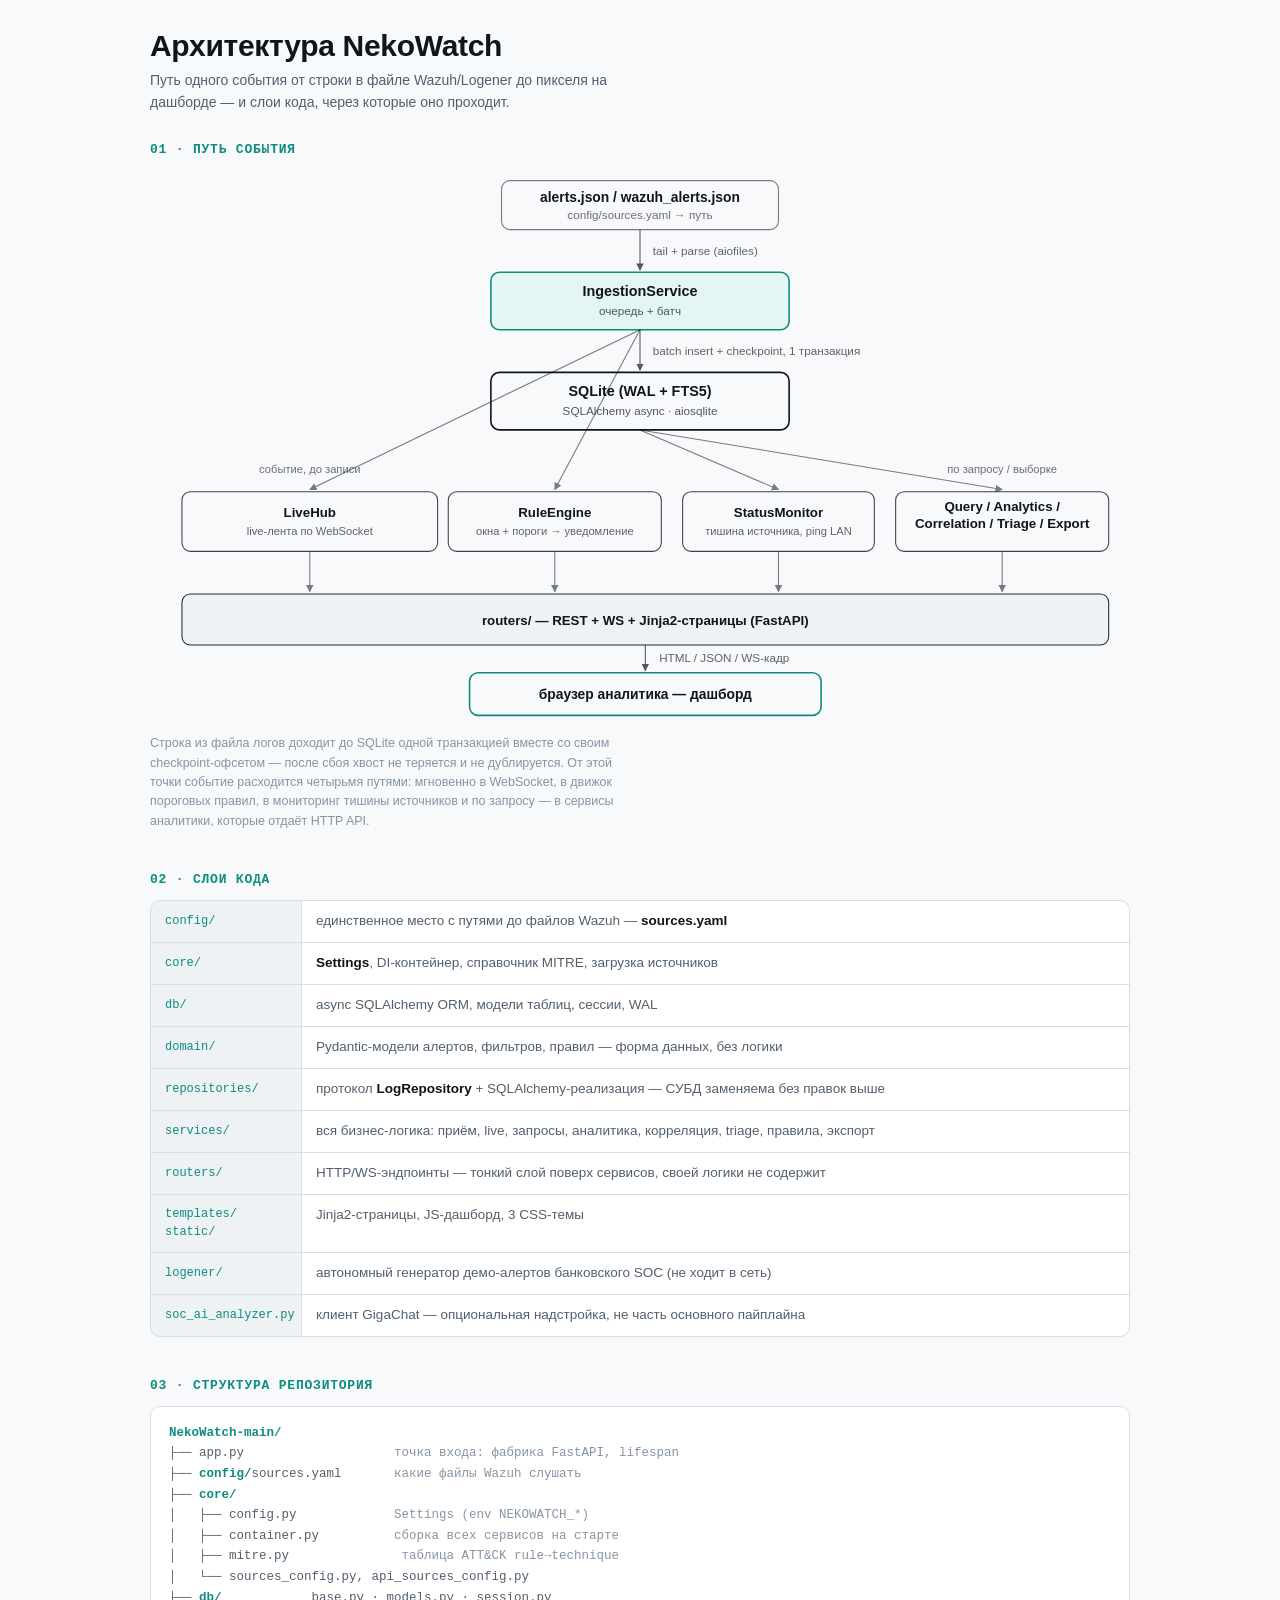
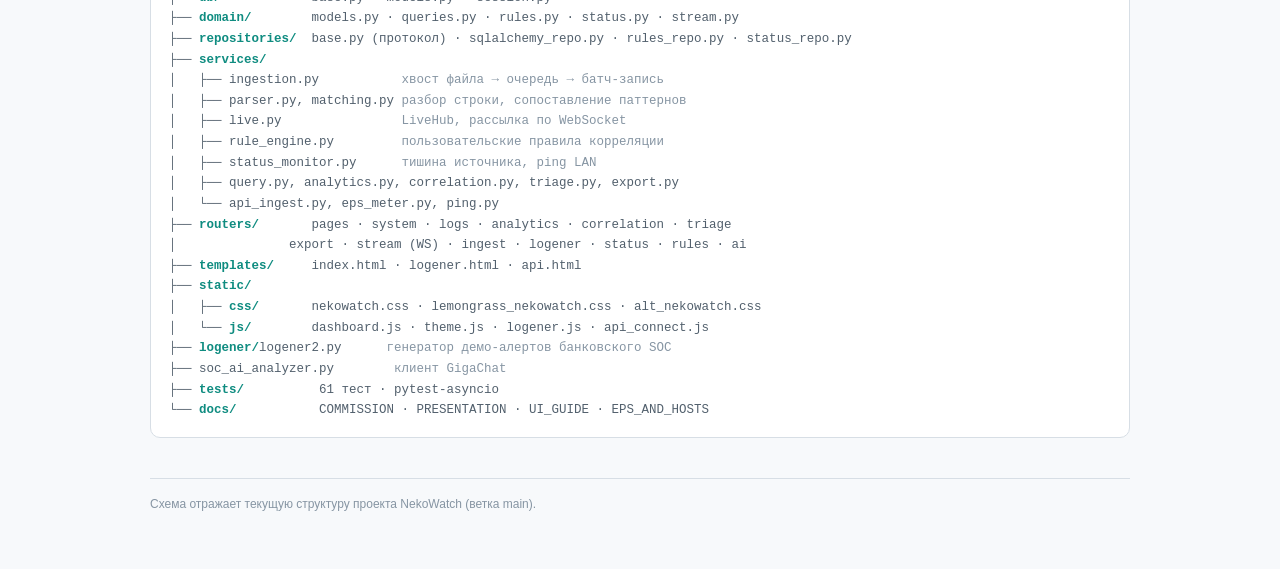
<file: docs/Архитектура NekoWatch.html>
<!doctype html><html><head><meta charset=utf8><meta name=viewport content="width=device-width,initial-scale=1,viewport-fit=cover"><style>:root{color-scheme:light;box-sizing:border-box;padding-top:env(safe-area-inset-top,0px);padding-bottom:env(safe-area-inset-bottom,0px)}html{scroll-padding-top:env(safe-area-inset-top,0px)}body{margin:0;padding:0;font:14px -apple-system,BlinkMacSystemFont,sans-serif;background:#faf9f5;color:#141413}img{max-width:100%}[hidden]:not([hidden=until-found i]){display:none!important}</style></head><body>
<title>Архитектура NekoWatch</title>
<style>
  :root{
    /* layout: single pipeline flow top-to-bottom, fanning out into four
       consumer services, then folded into a folder map below it */
    --bg:#f7f9fb; --panel:#ffffff; --panel-2:#eef2f5; --border:#d7dee5;
    --text:#10151c; --dim:#52606d; --faint:#8695a3;
    --accent:#0f8c80; --accent-soft:#e3f6f3;
    --mono:"IBM Plex Mono",ui-monospace,Menlo,Consolas,monospace;
    --sans:"IBM Plex Sans","Segoe UI",sans-serif;
  }
  @media (prefers-color-scheme: dark){
    :root:not([data-theme="light"]){
      --bg:#070b12; --panel:#0e1520; --panel-2:#121a26; --border:#1f2a3a;
      --text:#e8eef7; --dim:#93a4b8; --faint:#5f738c;
      --accent:#2dd4bf; --accent-soft:rgba(45,212,191,.12);
      color-scheme: dark;
    }
  }
  :root[data-theme="dark"]{
    --bg:#070b12; --panel:#0e1520; --panel-2:#121a26; --border:#1f2a3a;
    --text:#e8eef7; --dim:#93a4b8; --faint:#5f738c;
    --accent:#2dd4bf; --accent-soft:rgba(45,212,191,.12);
    color-scheme: dark;
  }

  *{box-sizing:border-box}
  body{
    margin:0; background:var(--bg); color:var(--text);
    font:15px/1.55 var(--sans); padding:28px 16px 56px;
  }
  .wrap{max-width:980px; margin:0 auto;}

  header{margin-bottom:28px}
  h1{
    font:650 clamp(22px,4vw,30px)/1.2 var(--sans); margin:0 0 6px;
    letter-spacing:-.01em;
  }
  header p{margin:0; color:var(--dim); font-size:14px; max-width:62ch}

  h2{
    font:600 13px/1 var(--mono); text-transform:uppercase; letter-spacing:.06em;
    color:var(--accent); margin:0 0 14px; padding-top:2px;
  }
  section{margin-bottom:40px}

  figure{margin:0}
  figcaption{
    margin-top:10px; color:var(--faint); font-size:12.5px; max-width:68ch;
  }
  svg{display:block; width:100%; height:auto; max-width:100%;}
  svg text{font-family:var(--sans); fill:currentColor}
  .mono{font-family:var(--mono)}

  .layer-grid{
    display:grid; grid-template-columns:150px 1fr; gap:1px;
    background:var(--border); border:1px solid var(--border);
    border-radius:10px; overflow:hidden; font-size:13.5px;
  }
  .layer-grid > div{background:var(--panel); padding:10px 14px;}
  .layer-grid > div.k{
    font-family:var(--mono); font-size:12px; color:var(--accent);
    background:var(--panel-2); display:flex; align-items:center;
  }
  .layer-grid > div.v{color:var(--dim)}
  .layer-grid > div.v b{color:var(--text); font-weight:600}

  .tree{
    background:var(--panel); border:1px solid var(--border); border-radius:10px;
    padding:16px 18px; overflow-x:auto;
  }
  .tree pre{
    margin:0; font-family:var(--mono); font-size:12.5px; line-height:1.65;
    color:var(--dim); white-space:pre;
  }
  .tree pre .dir{color:var(--accent); font-weight:600}
  .tree pre .note{color:var(--faint)}

  footer{
    margin-top:8px; padding-top:16px; border-top:1px solid var(--border);
    color:var(--faint); font-size:12px;
  }

  @media (max-width:640px){
    .layer-grid{grid-template-columns:1fr}
    .layer-grid > div.k{padding-bottom:0}
  }
</style>

<div class="wrap">
  <header>
    <h1>Архитектура NekoWatch</h1>
    <p>Путь одного события от строки в файле Wazuh/Logener до пикселя на дашборде — и слои кода, через которые оно проходит.</p>
  </header>

  <section>
    <h2>01 · Путь события</h2>
    <figure>
      <svg viewBox="0 0 920 520" role="img" aria-label="Строка лога читается IngestionService, пишется в SQLite одной транзакцией с checkpoint-офсетом, затем расходится в LiveHub для WebSocket, RuleEngine и StatusMonitor для уведомлений, и в сервисы Query/Analytics/Correlation/Triage/Export, которые через роутеры REST API отдаются в браузер.">
        <defs>
          <marker id="arrow" viewBox="0 0 10 10" refX="9" refY="5" markerWidth="7" markerHeight="7" orient="auto-start-reverse">
            <path d="M0,0 L10,5 L0,10 z" fill="currentColor"/>
          </marker>
        </defs>

        <!-- source -->
        <rect x="330" y="10" width="260" height="46" rx="8" fill="none" stroke="currentColor" opacity=".55"/>
        <text x="460" y="30" text-anchor="middle" font-size="13" font-weight="600">alerts.json / wazuh_alerts.json</text>
        <text x="460" y="46" text-anchor="middle" font-size="11" opacity=".6">config/sources.yaml → путь</text>

        <line x1="460" y1="56" x2="460" y2="94" stroke="currentColor" opacity=".7" marker-end="url(#arrow)"/>
        <text x="472" y="80" font-size="11" opacity=".65">tail + parse (aiofiles)</text>

        <!-- ingestion -->
        <rect x="320" y="96" width="280" height="54" rx="8" fill="var(--accent-soft)" stroke="var(--accent)" stroke-width="1.5"/>
        <text x="460" y="118" text-anchor="middle" font-size="13.5" font-weight="700">IngestionService</text>
        <text x="460" y="136" text-anchor="middle" font-size="11" opacity=".7">очередь + батч</text>

        <line x1="460" y1="150" x2="460" y2="188" stroke="currentColor" opacity=".7" marker-end="url(#arrow)"/>
        <text x="472" y="174" font-size="11" opacity=".65">batch insert + checkpoint, 1 транзакция</text>

        <!-- storage -->
        <rect x="320" y="190" width="280" height="54" rx="8" fill="none" stroke="currentColor" stroke-width="1.5"/>
        <text x="460" y="212" text-anchor="middle" font-size="13.5" font-weight="700">SQLite (WAL + FTS5)</text>
        <text x="460" y="230" text-anchor="middle" font-size="11" opacity=".7">SQLAlchemy async · aiosqlite</text>

        <!-- fan out lines from ingestion+storage to 4 consumers -->
        <line x1="460" y1="150" x2="150" y2="300" stroke="currentColor" opacity=".55" marker-end="url(#arrow)"/>
        <line x1="460" y1="150" x2="380" y2="300" stroke="currentColor" opacity=".55" marker-end="url(#arrow)"/>
        <line x1="460" y1="244" x2="590" y2="300" stroke="currentColor" opacity=".55" marker-end="url(#arrow)"/>
        <line x1="460" y1="244" x2="800" y2="300" stroke="currentColor" opacity=".55" marker-end="url(#arrow)"/>

        <text x="150" y="284" text-anchor="middle" font-size="10.5" opacity=".6">событие, до записи</text>
        <text x="800" y="284" text-anchor="middle" font-size="10.5" opacity=".6">по запросу / выборке</text>

        <!-- 4 consumer boxes -->
        <g>
          <rect x="30" y="302" width="240" height="56" rx="8" fill="none" stroke="currentColor" opacity=".8"/>
          <text x="150" y="326" text-anchor="middle" font-size="12.5" font-weight="600">LiveHub</text>
          <text x="150" y="343" text-anchor="middle" font-size="10.5" opacity=".65">live-лента по WebSocket</text>
        </g>
        <g>
          <rect x="280" y="302" width="200" height="56" rx="8" fill="none" stroke="currentColor" opacity=".8"/>
          <text x="380" y="326" text-anchor="middle" font-size="12.5" font-weight="600">RuleEngine</text>
          <text x="380" y="343" text-anchor="middle" font-size="10.5" opacity=".65">окна + пороги → уведомление</text>
        </g>
        <g>
          <rect x="500" y="302" width="180" height="56" rx="8" fill="none" stroke="currentColor" opacity=".8"/>
          <text x="590" y="326" text-anchor="middle" font-size="12.5" font-weight="600">StatusMonitor</text>
          <text x="590" y="343" text-anchor="middle" font-size="10.5" opacity=".65">тишина источника, ping LAN</text>
        </g>
        <g>
          <rect x="700" y="302" width="200" height="56" rx="8" fill="none" stroke="currentColor" opacity=".8"/>
          <text x="800" y="320" text-anchor="middle" font-size="12.5" font-weight="600">Query / Analytics /</text>
          <text x="800" y="336" text-anchor="middle" font-size="12.5" font-weight="600">Correlation / Triage / Export</text>
        </g>

        <!-- down to routers -->
        <line x1="150" y1="358" x2="150" y2="396" stroke="currentColor" opacity=".55" marker-end="url(#arrow)"/>
        <line x1="380" y1="358" x2="380" y2="396" stroke="currentColor" opacity=".55" marker-end="url(#arrow)"/>
        <line x1="590" y1="358" x2="590" y2="396" stroke="currentColor" opacity=".55" marker-end="url(#arrow)"/>
        <line x1="800" y1="358" x2="800" y2="396" stroke="currentColor" opacity=".55" marker-end="url(#arrow)"/>

        <rect x="30" y="398" width="870" height="48" rx="8" fill="var(--panel-2)" stroke="currentColor" opacity=".9"/>
        <text x="465" y="427" text-anchor="middle" font-size="12.5" font-weight="600">routers/ — REST + WS + Jinja2-страницы (FastAPI)</text>

        <line x1="465" y1="446" x2="465" y2="470" stroke="currentColor" opacity=".7" marker-end="url(#arrow)"/>
        <text x="478" y="462" font-size="11" opacity=".65">HTML / JSON / WS-кадр</text>

        <rect x="300" y="472" width="330" height="40" rx="8" fill="none" stroke="var(--accent)" stroke-width="1.5"/>
        <text x="465" y="497" text-anchor="middle" font-size="13" font-weight="700" fill="var(--accent)">браузер аналитика — дашборд</text>
      </svg>
      <figcaption>Строка из файла логов доходит до SQLite одной транзакцией вместе со своим checkpoint-офсетом — после сбоя хвост не теряется и не дублируется. От этой точки событие расходится четырьмя путями: мгновенно в WebSocket, в движок пороговых правил, в мониторинг тишины источников и по запросу — в сервисы аналитики, которые отдаёт HTTP API.</figcaption>
    </figure>
  </section>

  <section>
    <h2>02 · Слои кода</h2>
    <div class="layer-grid">
      <div class="k">config/</div><div class="v">единственное место с путями до файлов Wazuh — <b>sources.yaml</b></div>
      <div class="k">core/</div><div class="v"><b>Settings</b>, DI-контейнер, справочник MITRE, загрузка источников</div>
      <div class="k">db/</div><div class="v">async SQLAlchemy ORM, модели таблиц, сессии, WAL</div>
      <div class="k">domain/</div><div class="v">Pydantic-модели алертов, фильтров, правил — форма данных, без логики</div>
      <div class="k">repositories/</div><div class="v">протокол <b>LogRepository</b> + SQLAlchemy-реализация — СУБД заменяема без правок выше</div>
      <div class="k">services/</div><div class="v">вся бизнес-логика: приём, live, запросы, аналитика, корреляция, triage, правила, экспорт</div>
      <div class="k">routers/</div><div class="v">HTTP/WS-эндпоинты — тонкий слой поверх сервисов, своей логики не содержит</div>
      <div class="k">templates/<br>static/</div><div class="v">Jinja2-страницы, JS-дашборд, 3 CSS-темы</div>
      <div class="k">logener/</div><div class="v">автономный генератор демо-алертов банковского SOC (не ходит в сеть)</div>
      <div class="k">soc_ai_analyzer.py</div><div class="v">клиент GigaChat — опциональная надстройка, не часть основного пайплайна</div>
    </div>
  </section>

  <section>
    <h2>03 · Структура репозитория</h2>
    <div class="tree">
<pre><span class="dir">NekoWatch-main/</span>
├── app.py                    <span class="note">точка входа: фабрика FastAPI, lifespan</span>
├── <span class="dir">config/</span>sources.yaml       <span class="note">какие файлы Wazuh слушать</span>
├── <span class="dir">core/</span>
│   ├── config.py             <span class="note">Settings (env NEKOWATCH_*)</span>
│   ├── container.py          <span class="note">сборка всех сервисов на старте</span>
│   ├── mitre.py               <span class="note">таблица ATT&CK rule→technique</span>
│   └── sources_config.py, api_sources_config.py
├── <span class="dir">db/</span>            base.py · models.py · session.py
├── <span class="dir">domain/</span>        models.py · queries.py · rules.py · status.py · stream.py
├── <span class="dir">repositories/</span>  base.py (протокол) · sqlalchemy_repo.py · rules_repo.py · status_repo.py
├── <span class="dir">services/</span>
│   ├── ingestion.py           <span class="note">хвост файла → очередь → батч-запись</span>
│   ├── parser.py, matching.py <span class="note">разбор строки, сопоставление паттернов</span>
│   ├── live.py                <span class="note">LiveHub, рассылка по WebSocket</span>
│   ├── rule_engine.py         <span class="note">пользовательские правила корреляции</span>
│   ├── status_monitor.py      <span class="note">тишина источника, ping LAN</span>
│   ├── query.py, analytics.py, correlation.py, triage.py, export.py
│   └── api_ingest.py, eps_meter.py, ping.py
├── <span class="dir">routers/</span>       pages · system · logs · analytics · correlation · triage
│               export · stream (WS) · ingest · logener · status · rules · ai
├── <span class="dir">templates/</span>     index.html · logener.html · api.html
├── <span class="dir">static/</span>
│   ├── <span class="dir">css/</span>       nekowatch.css · lemongrass_nekowatch.css · alt_nekowatch.css
│   └── <span class="dir">js/</span>        dashboard.js · theme.js · logener.js · api_connect.js
├── <span class="dir">logener/</span>logener2.py      <span class="note">генератор демо-алертов банковского SOC</span>
├── soc_ai_analyzer.py        <span class="note">клиент GigaChat</span>
├── <span class="dir">tests/</span>          61 тест · pytest-asyncio
└── <span class="dir">docs/</span>           COMMISSION · PRESENTATION · UI_GUIDE · EPS_AND_HOSTS
</pre>
    </div>
  </section>

  <footer>Схема отражает текущую структуру проекта NekoWatch (ветка main).</footer>
</div>

</body></html>
</file>
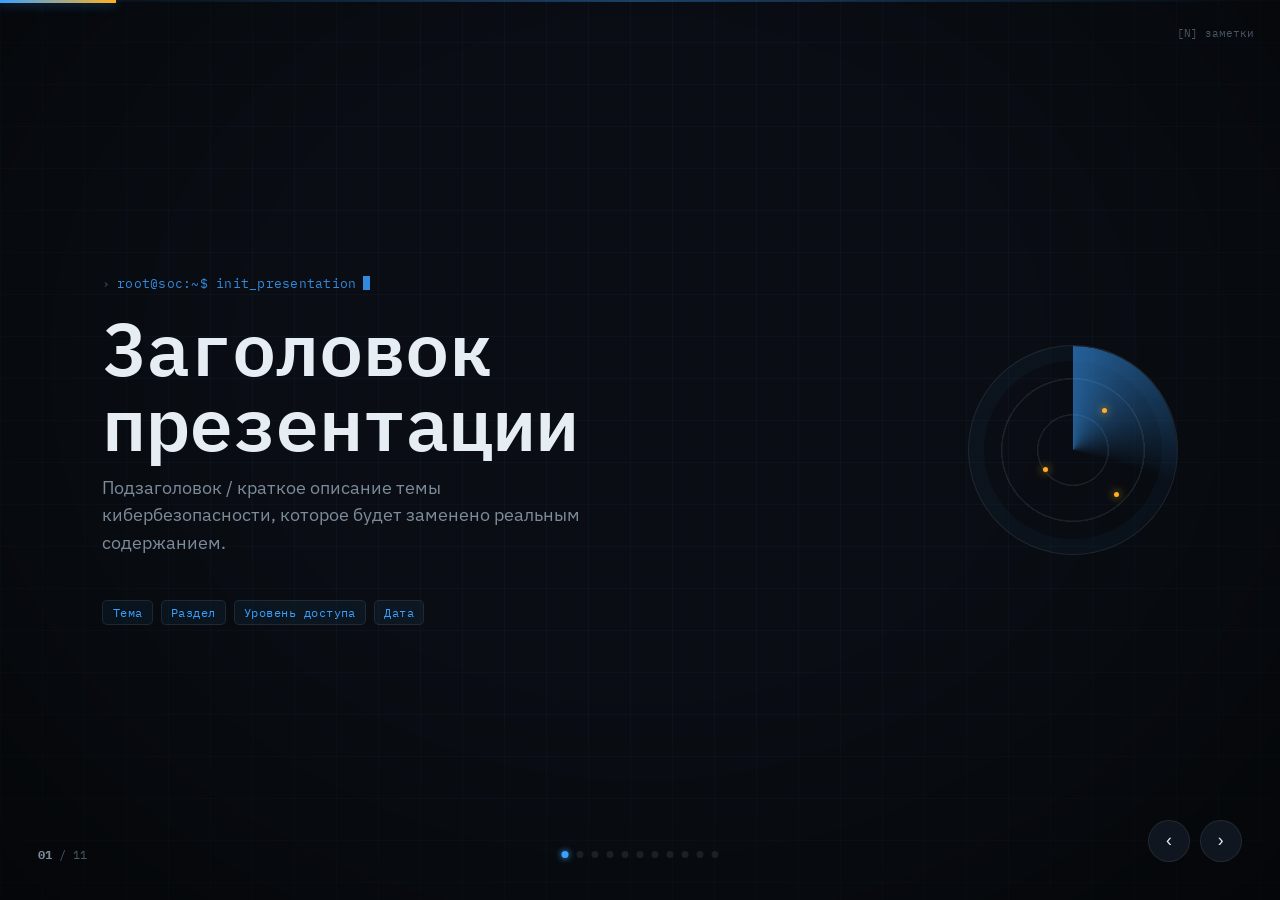
<file: templates/cybersecurity_presentation_template.html>
<!DOCTYPE html>
<html lang="ru">
<head>
<meta charset="UTF-8">
<meta name="viewport" content="width=device-width, initial-scale=1.0">
<title>Шаблон презентации · Кибербезопасность</title>
<link rel="preconnect" href="https://fonts.googleapis.com">
<link rel="preconnect" href="https://fonts.gstatic.com" crossorigin>
<link href="https://fonts.googleapis.com/css2?family=IBM+Plex+Mono:wght@400;500;600;700&family=IBM+Plex+Sans:wght@400;500;600&display=swap" rel="stylesheet">
<style>
  :root{
    --bg:#0a0e14;
    --bg-elevated:#10161f;
    --bg-card:#0d131b;
    --grid-line: rgba(58,160,255,0.07);
    --text-primary:#e6edf3;
    --text-muted:#7d8b9a;
    --text-dim:#4a5765;
    --accent-cold:#3aa0ff;   /* verified / trusted */
    --accent-alert:#ff3b3b;  /* threat / breach */
    --accent-warn:#ffb020;   /* warning / pending */
    --border: rgba(230,237,243,0.09);
    --mono: 'IBM Plex Mono', ui-monospace, monospace;
    --sans: 'IBM Plex Sans', system-ui, sans-serif;
  }

  *{box-sizing:border-box;}
  html,body{height:100%;}
  body{
    margin:0;
    background:var(--bg);
    color:var(--text-primary);
    font-family:var(--sans);
    overflow:hidden;
    -webkit-font-smoothing:antialiased;
  }

  /* ---------- Ambient background: hex grid + scanline ---------- */
  .bg-grid{
    position:fixed; inset:0; z-index:0; pointer-events:none;
    background-image:
      linear-gradient(var(--grid-line) 1px, transparent 1px),
      linear-gradient(90deg, var(--grid-line) 1px, transparent 1px);
    background-size: 42px 42px;
    animation: drift 26s linear infinite;
    opacity:.6;
  }
  @keyframes drift{ from{background-position:0 0,0 0;} to{background-position:84px 84px,84px 84px;} }

  .bg-scan{
    position:fixed; left:0; right:0; height:2px; z-index:0; pointer-events:none;
    background:linear-gradient(90deg, transparent, var(--accent-cold), transparent);
    opacity:.35; filter:blur(.5px);
    animation: scan 7s ease-in-out infinite;
  }
  @keyframes scan{
    0%{ top:-2%; opacity:0;}
    8%{ opacity:.5;}
    50%{ top:100%; opacity:.5;}
    58%{ opacity:0;}
    100%{ top:100%; opacity:0;}
  }

  .bg-vignette{
    position:fixed; inset:0; z-index:0; pointer-events:none;
    background: radial-gradient(ellipse at 50% 40%, transparent 45%, rgba(0,0,0,.55) 100%);
  }

  /* ---------- Progress bar (radar sweep style) ---------- */
  .progress-bar{
    position:fixed; top:0; left:0; height:3px; z-index:50;
    background: linear-gradient(90deg, var(--accent-cold), var(--accent-warn));
    box-shadow:0 0 12px rgba(58,160,255,.6);
    transition:width .45s cubic-bezier(.65,0,.35,1);
    width:0%;
  }

  /* ---------- Layout ---------- */
  .app{ position:relative; z-index:1; height:100vh; width:100vw; }
  .viewport{ position:relative; height:100%; width:100%; }

  .slide{
    position:absolute; inset:0;
    display:flex; flex-direction:column; justify-content:center;
    padding: 6vh 8vw;
    opacity:0; visibility:hidden;
    transform: translateX(24px);
    transition: opacity .5s ease, transform .5s ease, visibility .5s;
  }
  .slide.active{
    opacity:1; visibility:visible; transform:translateX(0);
  }

  /* Terminal-style eyebrow / prompt header, shared by all slides */
  .prompt{
    font-family:var(--mono);
    font-size:.8rem;
    color:var(--accent-cold);
    letter-spacing:.02em;
    display:flex; align-items:center; gap:.5em;
    margin-bottom:1.1rem;
    opacity:.85;
  }
  .prompt::before{ content:"›"; color:var(--text-dim); }
  .prompt .cursor{
    display:inline-block; width:.55em; height:1.05em; background:var(--accent-cold);
    animation: blink 1.1s steps(1) infinite; vertical-align:-2px;
  }
  @keyframes blink{ 50%{ opacity:0; } }

  h1,h2,h3{ font-family:var(--mono); font-weight:600; margin:0; letter-spacing:-.01em; }
  h1{ font-size:clamp(2.4rem, 6vw, 4.6rem); line-height:1.02; }
  h2{ font-size:clamp(1.7rem, 3.4vw, 2.6rem); margin-bottom:1.6rem; }
  h3{ font-size:1.05rem; color:var(--text-primary); }

  .subtitle{ font-family:var(--sans); color:var(--text-muted); font-size:1.15rem; margin-top:.9rem; max-width:46ch; line-height:1.5; }

  .content-box{ margin-top:1rem; max-width:1200px; }

  /* Placeholder helper — visually marks "to be filled" zones */
  .ph{
    border:1px dashed var(--border);
    border-radius:10px;
    background:repeating-linear-gradient(135deg, rgba(255,255,255,.015) 0 10px, transparent 10px 20px);
    color:var(--text-dim);
    font-family:var(--mono); font-size:.78rem;
    display:flex; align-items:center; justify-content:center;
    text-align:center; padding:1rem;
  }

  /* Tag badges */
  .badges{ display:flex; flex-wrap:wrap; gap:.5rem; margin-top:1.6rem; }
  .badge{
    font-family:var(--mono); font-size:.72rem; letter-spacing:.04em;
    padding:.35em .8em; border:1px solid var(--border); border-radius:5px;
    color:var(--accent-cold); background:rgba(58,160,255,.06);
  }

  /* Grid of cards (features / stats) */
  .grid{ display:grid; gap:1.1rem; }
  .grid-3{ grid-template-columns:repeat(3, 1fr); }
  .grid-2{ grid-template-columns:repeat(2, 1fr); }

  .card{
    background:var(--bg-card); border:1px solid var(--border); border-radius:12px;
    padding:1.4rem 1.5rem; position:relative; overflow:hidden;
  }
  .card::before{
    content:""; position:absolute; top:0; left:0; right:0; height:2px;
    background:linear-gradient(90deg, var(--accent-cold), transparent);
  }
  .card-icon{ font-family:var(--mono); font-size:.75rem; color:var(--accent-warn); display:block; margin-bottom:.6rem; }
  .card p{ color:var(--text-muted); font-size:.92rem; line-height:1.5; margin:.4rem 0 0; }

  /* Stat block */
  .stat-num{ font-family:var(--mono); font-size:2.6rem; color:var(--accent-cold); line-height:1; }
  .stat-label{ color:var(--text-muted); font-size:.85rem; margin-top:.4rem; }

  /* Table skeleton */
  table.tpl{ width:100%; border-collapse:collapse; font-size:.92rem; }
  table.tpl th, table.tpl td{ padding:.75rem 1rem; border-bottom:1px solid var(--border); text-align:left; }
  table.tpl th{ font-family:var(--mono); color:var(--text-muted); font-weight:500; font-size:.78rem; letter-spacing:.03em; text-transform:uppercase; }
  .tag-ok{ color:var(--accent-cold); font-family:var(--mono); font-size:.8rem; }
  .tag-risk{ color:var(--accent-alert); font-family:var(--mono); font-size:.8rem; }
  .tag-warn{ color:var(--accent-warn); font-family:var(--mono); font-size:.8rem; }

  /* Timeline */
  .timeline{ position:relative; padding-left:2rem; }
  .timeline::before{ content:""; position:absolute; left:.4rem; top:.3rem; bottom:.3rem; width:1px; background:var(--border); }
  .t-item{ position:relative; margin-bottom:1.5rem; }
  .t-item::before{
    content:""; position:absolute; left:-2rem; top:.25rem; width:9px; height:9px; border-radius:50%;
    background:var(--accent-cold); box-shadow:0 0 0 4px rgba(58,160,255,.15);
  }
  .t-item .t-tag{ font-family:var(--mono); font-size:.72rem; color:var(--accent-warn); }
  .t-item h3{ margin:.25rem 0; }
  .t-item p{ color:var(--text-muted); font-size:.9rem; margin:0; }

  /* Diagram placeholder (architecture slide) */
  .diagram-frame{
    height:340px; border-radius:14px; position:relative;
    border:1px solid var(--border); background:var(--bg-card);
    display:flex; align-items:center; justify-content:center;
  }
  .diagram-frame .node{
    position:absolute; font-family:var(--mono); font-size:.72rem;
    padding:.5em .9em; border:1px solid var(--accent-cold); border-radius:6px;
    color:var(--accent-cold); background:rgba(58,160,255,.05);
  }

  /* Radar signature element for title slide */
  .radar{
    position:absolute; right:8vw; top:50%; transform:translateY(-50%);
    width:210px; height:210px; border-radius:50%;
    border:1px solid var(--border);
    background:
      radial-gradient(circle, transparent 0 60%, rgba(58,160,255,.04) 61%),
      repeating-radial-gradient(circle, transparent 0 34px, var(--border) 35px 36px);
    overflow:hidden;
  }
  .radar::before{
    content:""; position:absolute; inset:0; border-radius:50%;
    background: conic-gradient(from 0deg, rgba(58,160,255,.55), transparent 30%);
    animation: sweep 4s linear infinite;
  }
  .radar .blip{ position:absolute; width:5px; height:5px; border-radius:50%; background:var(--accent-warn); box-shadow:0 0 8px var(--accent-warn); }
  @keyframes sweep{ to{ transform:rotate(360deg); } }

  /* ---------- Navigation ---------- */
  .nav-arrows{ position:fixed; bottom:2.4rem; right:2.4rem; display:flex; gap:.6rem; z-index:40; }
  .n-arrow{
    width:42px; height:42px; border-radius:50%;
    border:1px solid var(--border); background:var(--bg-elevated); color:var(--text-primary);
    font-size:1.1rem; cursor:pointer; display:flex; align-items:center; justify-content:center;
    transition:.2s;
  }
  .n-arrow:hover{ border-color:var(--accent-cold); color:var(--accent-cold); }

  .nav-dots{ position:fixed; bottom:2.6rem; left:50%; transform:translateX(-50%); display:flex; gap:.5rem; z-index:40; }
  .n-dot{
    width:7px; height:7px; border-radius:50%; border:none; background:var(--border); cursor:pointer; padding:0;
    transition:.2s;
  }
  .n-dot.active{ background:var(--accent-cold); box-shadow:0 0 6px var(--accent-cold); }

  .slide-index{
    position:fixed; bottom:2.4rem; left:2.4rem; z-index:40;
    font-family:var(--mono); font-size:.75rem; color:var(--text-dim);
  }
  .slide-index b{ color:var(--text-muted); }

  /* ---------- Speaker notes ---------- */
  .speaker-notes{
    position:fixed; top:1.4rem; right:1.4rem; z-index:60;
    max-width:320px; background:var(--bg-elevated); border:1px solid var(--border);
    border-radius:10px; padding:.9rem 1rem; font-size:.82rem; color:var(--text-muted);
    transform:translateY(-140%); opacity:0; transition:.3s;
  }
  .speaker-notes.open{ transform:translateY(0); opacity:1; }
  .speaker-notes .n-head{ font-family:var(--mono); font-size:.7rem; color:var(--accent-warn); margin-bottom:.4rem; letter-spacing:.04em; }
  .notes-hint{
    position:fixed; top:1.6rem; right:1.6rem; z-index:59;
    font-family:var(--mono); font-size:.68rem; color:var(--text-dim);
  }

  @media (prefers-reduced-motion: reduce){
    .bg-grid, .bg-scan, .radar::before{ animation:none !important; }
  }

  @media (max-width: 780px){
    .grid-3{ grid-template-columns:1fr; }
    .grid-2{ grid-template-columns:1fr; }
    .radar{ display:none; }
    .nav-arrows{ bottom:1.2rem; right:1.2rem; }
    .slide-index{ display:none; }
  }
</style>
</head>
<body>

<div class="bg-grid" aria-hidden="true"></div>
<div class="bg-scan" aria-hidden="true"></div>
<div class="bg-vignette" aria-hidden="true"></div>

<div class="progress-bar" id="progressBar"></div>

<main class="app">
  <div class="viewport" id="viewport">

    <!-- Слайд 1: Титул -->
    <section class="slide active" data-note="Заметка докладчика: приветствие, представление темы и цели презентации.">
      <div class="prompt">root@soc:~$ init_presentation<span class="cursor"></span></div>
      <h1>Заголовок<br>презентации</h1>
      <p class="subtitle">Подзаголовок / краткое описание темы кибербезопасности, которое будет заменено реальным содержанием.</p>
      <div class="badges">
        <span class="badge">Тема</span><span class="badge">Раздел</span><span class="badge">Уровень доступа</span><span class="badge">Дата</span>
      </div>
      <div class="radar" aria-hidden="true">
        <span class="blip" style="top:30%; left:64%;"></span>
        <span class="blip" style="top:58%; left:36%;"></span>
        <span class="blip" style="top:70%; left:70%;"></span>
      </div>
    </section>

    <!-- Слайд 2: Повестка -->
    <section class="slide" data-note="Заметка: обзор структуры доклада, что будет рассмотрено.">
      <div class="prompt">ls ./agenda<span class="cursor"></span></div>
      <h2>Повестка</h2>
      <div class="content-box grid grid-2">
        <div class="card"><span class="card-icon">01</span><h3>Пункт повестки</h3><p>Краткое описание раздела доклада.</p></div>
        <div class="card"><span class="card-icon">02</span><h3>Пункт повестки</h3><p>Краткое описание раздела доклада.</p></div>
        <div class="card"><span class="card-icon">03</span><h3>Пункт повестки</h3><p>Краткое описание раздела доклада.</p></div>
        <div class="card"><span class="card-icon">04</span><h3>Пункт повестки</h3><p>Краткое описание раздела доклада.</p></div>
      </div>
    </section>

    <!-- Слайд 3: Проблема / Угроза -->
    <section class="slide" data-note="Заметка: описание проблемы или угрозы, актуальность темы.">
      <div class="prompt">grep -i "threat" ./context.log<span class="cursor"></span></div>
      <h2>Проблема / Угроза</h2>
      <div class="content-box">
        <div class="ph" style="min-height:220px;">Место для описания угрозы, статистики инцидентов или вектора атаки</div>
      </div>
    </section>

    <!-- Слайд 4: Архитектура решения -->
    <section class="slide" data-note="Заметка: пояснение схемы архитектуры системы или процесса защиты.">
      <div class="prompt">cat ./architecture.yaml<span class="cursor"></span></div>
      <h2>Архитектура решения</h2>
      <div class="content-box">
        <div class="diagram-frame">
          <div class="node" style="top:18px; left:24px;">Компонент A</div>
          <div class="node" style="top:18px; right:24px;">Компонент B</div>
          <div class="node" style="bottom:18px; left:24px;">Компонент C</div>
          <div class="node" style="bottom:18px; right:24px;">Компонент D</div>
          <span class="ph" style="position:absolute; padding:.4em .9em; border:none; background:none;">схема / диаграмма</span>
        </div>
      </div>
    </section>

    <!-- Слайд 5: Возможности / Функции -->
    <section class="slide" data-note="Заметка: ключевые функции или меры защиты.">
      <div class="prompt">cat ./features.list<span class="cursor"></span></div>
      <h2>Возможности</h2>
      <div class="content-box grid grid-3">
        <div class="card"><span class="card-icon">◆ функция</span><h3>Название функции</h3><p>Описание возможности системы защиты.</p></div>
        <div class="card"><span class="card-icon">◆ функция</span><h3>Название функции</h3><p>Описание возможности системы защиты.</p></div>
        <div class="card"><span class="card-icon">◆ функция</span><h3>Название функции</h3><p>Описание возможности системы защиты.</p></div>
        <div class="card"><span class="card-icon">◆ функция</span><h3>Название функции</h3><p>Описание возможности системы защиты.</p></div>
        <div class="card"><span class="card-icon">◆ функция</span><h3>Название функции</h3><p>Описание возможности системы защиты.</p></div>
        <div class="card"><span class="card-icon">◆ функция</span><h3>Название функции</h3><p>Описание возможности системы защиты.</p></div>
      </div>
    </section>

    <!-- Слайд 6: Метрики -->
    <section class="slide" data-note="Заметка: ключевые метрики, KPI, показатели эффективности.">
      <div class="prompt">tail -f ./metrics.dashboard<span class="cursor"></span></div>
      <h2>Метрики</h2>
      <div class="content-box grid grid-3">
        <div class="card"><div class="stat-num">00%</div><div class="stat-label">Показатель / метрика</div></div>
        <div class="card"><div class="stat-num">00мс</div><div class="stat-label">Показатель / метрика</div></div>
        <div class="card"><div class="stat-num">000</div><div class="stat-label">Показатель / метрика</div></div>
      </div>
    </section>

    <!-- Слайд 7: Сравнение -->
    <section class="slide" data-note="Заметка: сравнение подходов, до/после, конкурентный анализ.">
      <div class="prompt">diff ./before.cfg ./after.cfg<span class="cursor"></span></div>
      <h2>Сравнение</h2>
      <div class="content-box">
        <table class="tpl">
          <thead><tr><th>Критерий</th><th>Вариант A</th><th>Вариант B</th><th>Статус</th></tr></thead>
          <tbody>
            <tr><td>Критерий сравнения</td><td>значение</td><td>значение</td><td><span class="tag-ok">OK</span></td></tr>
            <tr><td>Критерий сравнения</td><td>значение</td><td>значение</td><td><span class="tag-warn">WARN</span></td></tr>
            <tr><td>Критерий сравнения</td><td>значение</td><td>значение</td><td><span class="tag-risk">RISK</span></td></tr>
          </tbody>
        </table>
      </div>
    </section>

    <!-- Слайд 8: Таймлайн -->
    <section class="slide" data-note="Заметка: этапы внедрения или хронология инцидента.">
      <div class="prompt">git log --oneline ./rollout<span class="cursor"></span></div>
      <h2>Этапы внедрения</h2>
      <div class="content-box timeline">
        <div class="t-item"><div class="t-tag">ЭТАП 01</div><h3>Название этапа</h3><p>Описание этапа внедрения или хронологии.</p></div>
        <div class="t-item"><div class="t-tag">ЭТАП 02</div><h3>Название этапа</h3><p>Описание этапа внедрения или хронологии.</p></div>
        <div class="t-item"><div class="t-tag">ЭТАП 03</div><h3>Название этапа</h3><p>Описание этапа внедрения или хронологии.</p></div>
      </div>
    </section>

    <!-- Слайд 9: Кейс / Цитата -->
    <section class="slide" data-note="Заметка: разбор кейса, цитата эксперта или вывод из практики.">
      <div class="prompt">less ./case_study.md<span class="cursor"></span></div>
      <h2>Кейс</h2>
      <div class="content-box">
        <div class="ph" style="min-height:200px;">Место для кейса, цитаты или разбора инцидента</div>
      </div>
    </section>

    <!-- Слайд 10: Дорожная карта -->
    <section class="slide" data-note="Заметка: дальнейшие планы развития и приоритеты.">
      <div class="prompt">cat ./roadmap.todo<span class="cursor"></span></div>
      <h2>Дальнейшие планы</h2>
      <div class="content-box grid grid-2">
        <div class="card"><span class="card-icon">→</span><h3>Направление развития</h3><p>Описание плана или приоритета.</p></div>
        <div class="card"><span class="card-icon">→</span><h3>Направление развития</h3><p>Описание плана или приоритета.</p></div>
        <div class="card"><span class="card-icon">→</span><h3>Направление развития</h3><p>Описание плана или приоритета.</p></div>
        <div class="card"><span class="card-icon">→</span><h3>Направление развития</h3><p>Описание плана или приоритета.</p></div>
      </div>
    </section>

    <!-- Слайд 11: Контакты / Ресурсы -->
    <section class="slide" data-note="Заметка: контакты, ссылки на ресурсы, вопросы.">
      <div class="prompt">whoami && cat ./contacts.txt<span class="cursor"></span></div>
      <h2>Контакты и ресурсы</h2>
      <div class="content-box grid grid-3">
        <div class="card"><h3>Имя / роль</h3><p>контакт@example.com</p></div>
        <div class="card"><h3>Ссылка на ресурс</h3><p>example.com/resource</p></div>
        <div class="card"><h3>Вопросы</h3><p>Место для контактных данных</p></div>
      </div>
    </section>

  </div>
</main>

<div class="notes-hint">[N] заметки</div>
<aside class="speaker-notes" id="speakerNotes">
  <div class="n-head">ЗАМЕТКИ ДОКЛАДЧИКА</div>
  <div id="noteText"></div>
</aside>

<div class="slide-index" id="slideIndex"></div>
<div class="nav-dots" id="navDots"></div>
<div class="nav-arrows">
  <button class="n-arrow" id="prevBtn" aria-label="Предыдущий слайд">‹</button>
  <button class="n-arrow" id="nextBtn" aria-label="Следующий слайд">›</button>
</div>

<script>
(function(){
  const slides = Array.from(document.querySelectorAll('.slide'));
  const total = slides.length;
  let current = 0;

  const progressBar = document.getElementById('progressBar');
  const navDots = document.getElementById('navDots');
  const slideIndex = document.getElementById('slideIndex');
  const noteText = document.getElementById('noteText');
  const speakerNotes = document.getElementById('speakerNotes');

  slides.forEach((_, i) => {
    const dot = document.createElement('button');
    dot.className = 'n-dot' + (i === 0 ? ' active' : '');
    dot.setAttribute('aria-label', 'Слайд ' + (i+1));
    dot.addEventListener('click', () => goTo(i));
    navDots.appendChild(dot);
  });
  const dots = Array.from(navDots.children);

  function render(){
    slides.forEach((s, i) => s.classList.toggle('active', i === current));
    dots.forEach((d, i) => d.classList.toggle('active', i === current));
    progressBar.style.width = ((current + 1) / total * 100) + '%';
    slideIndex.innerHTML = '<b>' + String(current+1).padStart(2,'0') + '</b> / ' + String(total).padStart(2,'0');
    noteText.textContent = slides[current].dataset.note || '—';
  }

  function goTo(i){
    current = Math.max(0, Math.min(total - 1, i));
    render();
  }

  document.getElementById('prevBtn').addEventListener('click', () => goTo(current - 1));
  document.getElementById('nextBtn').addEventListener('click', () => goTo(current + 1));

  window.addEventListener('keydown', (e) => {
    if (['ArrowRight','ArrowDown','PageDown',' '].includes(e.key)) { e.preventDefault(); goTo(current + 1); }
    if (['ArrowLeft','ArrowUp','PageUp'].includes(e.key)) { e.preventDefault(); goTo(current - 1); }
    if (e.key === 'Home') goTo(0);
    if (e.key === 'End') goTo(total - 1);
    if (e.key.toLowerCase() === 'n') speakerNotes.classList.toggle('open');
  });

  // Свайпы для тач-устройств
  let touchX = null;
  window.addEventListener('touchstart', e => touchX = e.touches[0].clientX);
  window.addEventListener('touchend', e => {
    if (touchX === null) return;
    const dx = e.changedTouches[0].clientX - touchX;
    if (Math.abs(dx) > 50) goTo(current + (dx < 0 ? 1 : -1));
    touchX = null;
  });

  render();
})();
</script>

</body>
</html>
</file>
